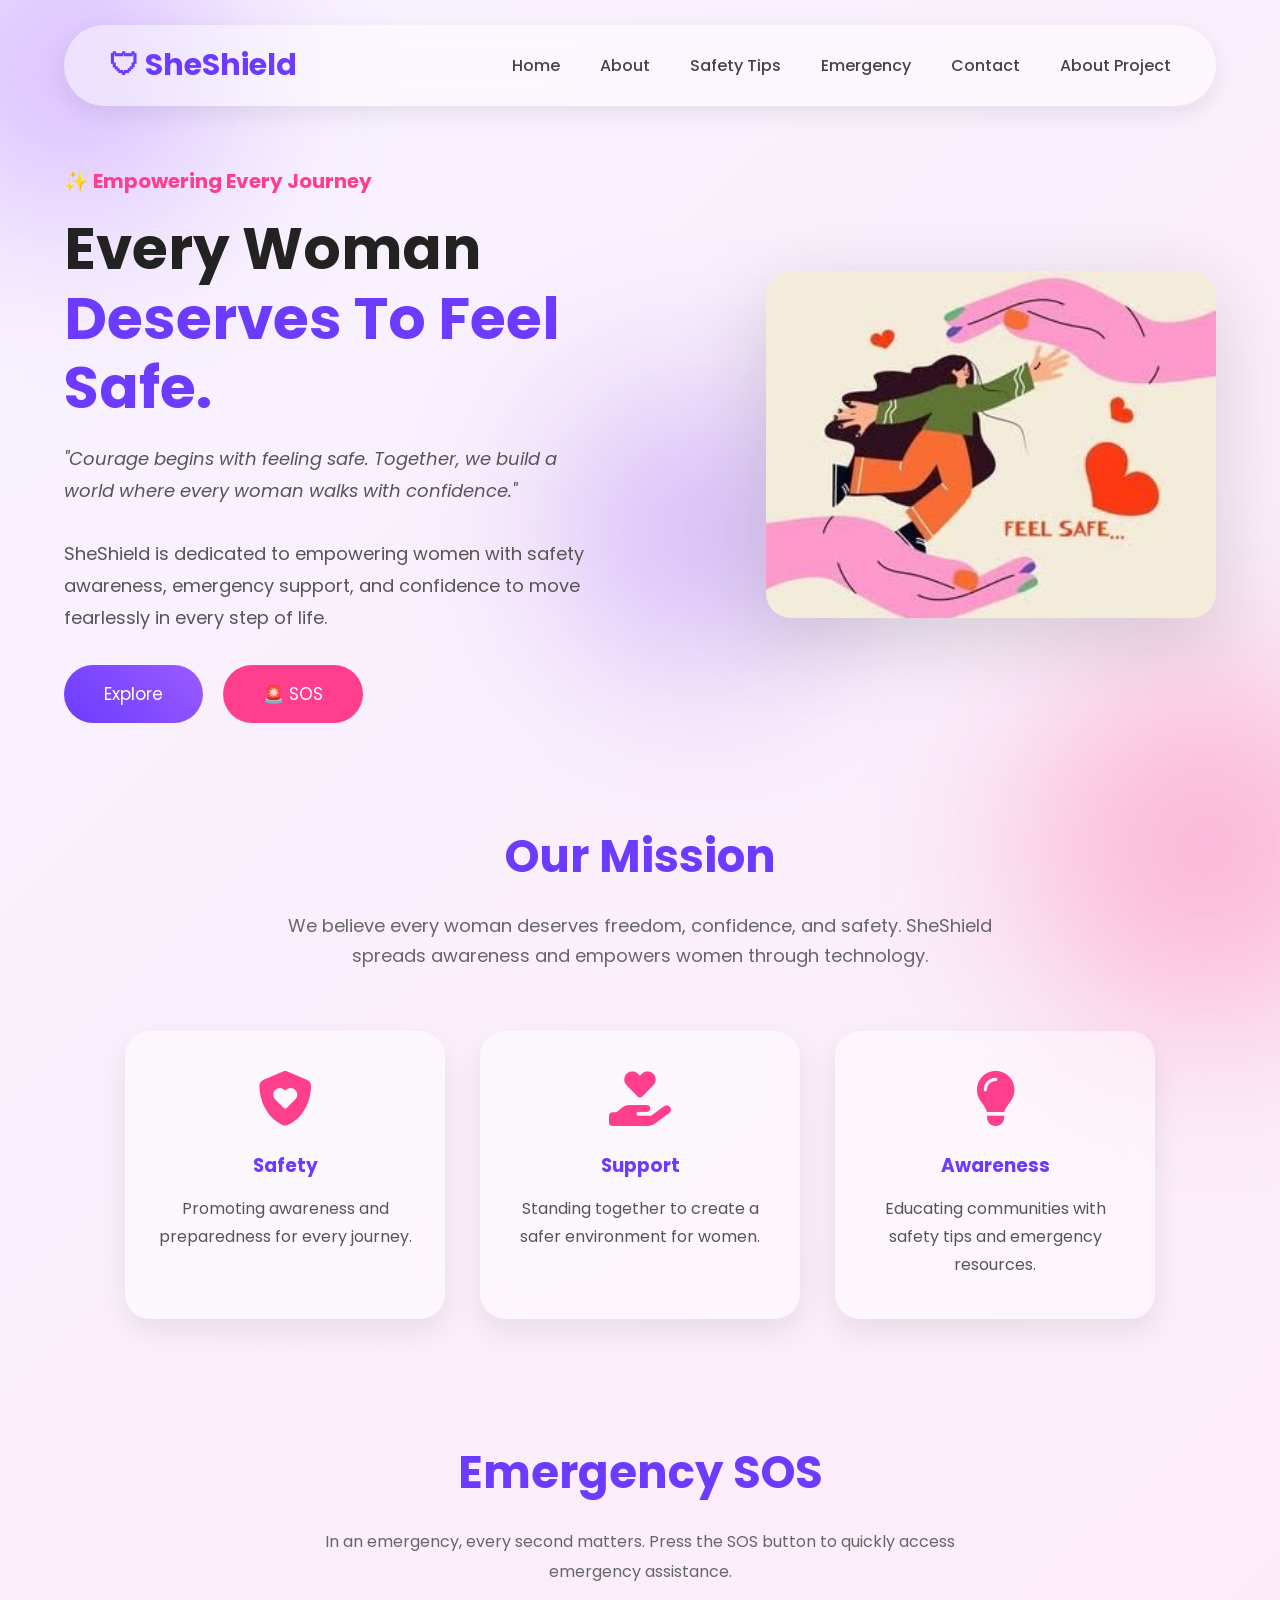
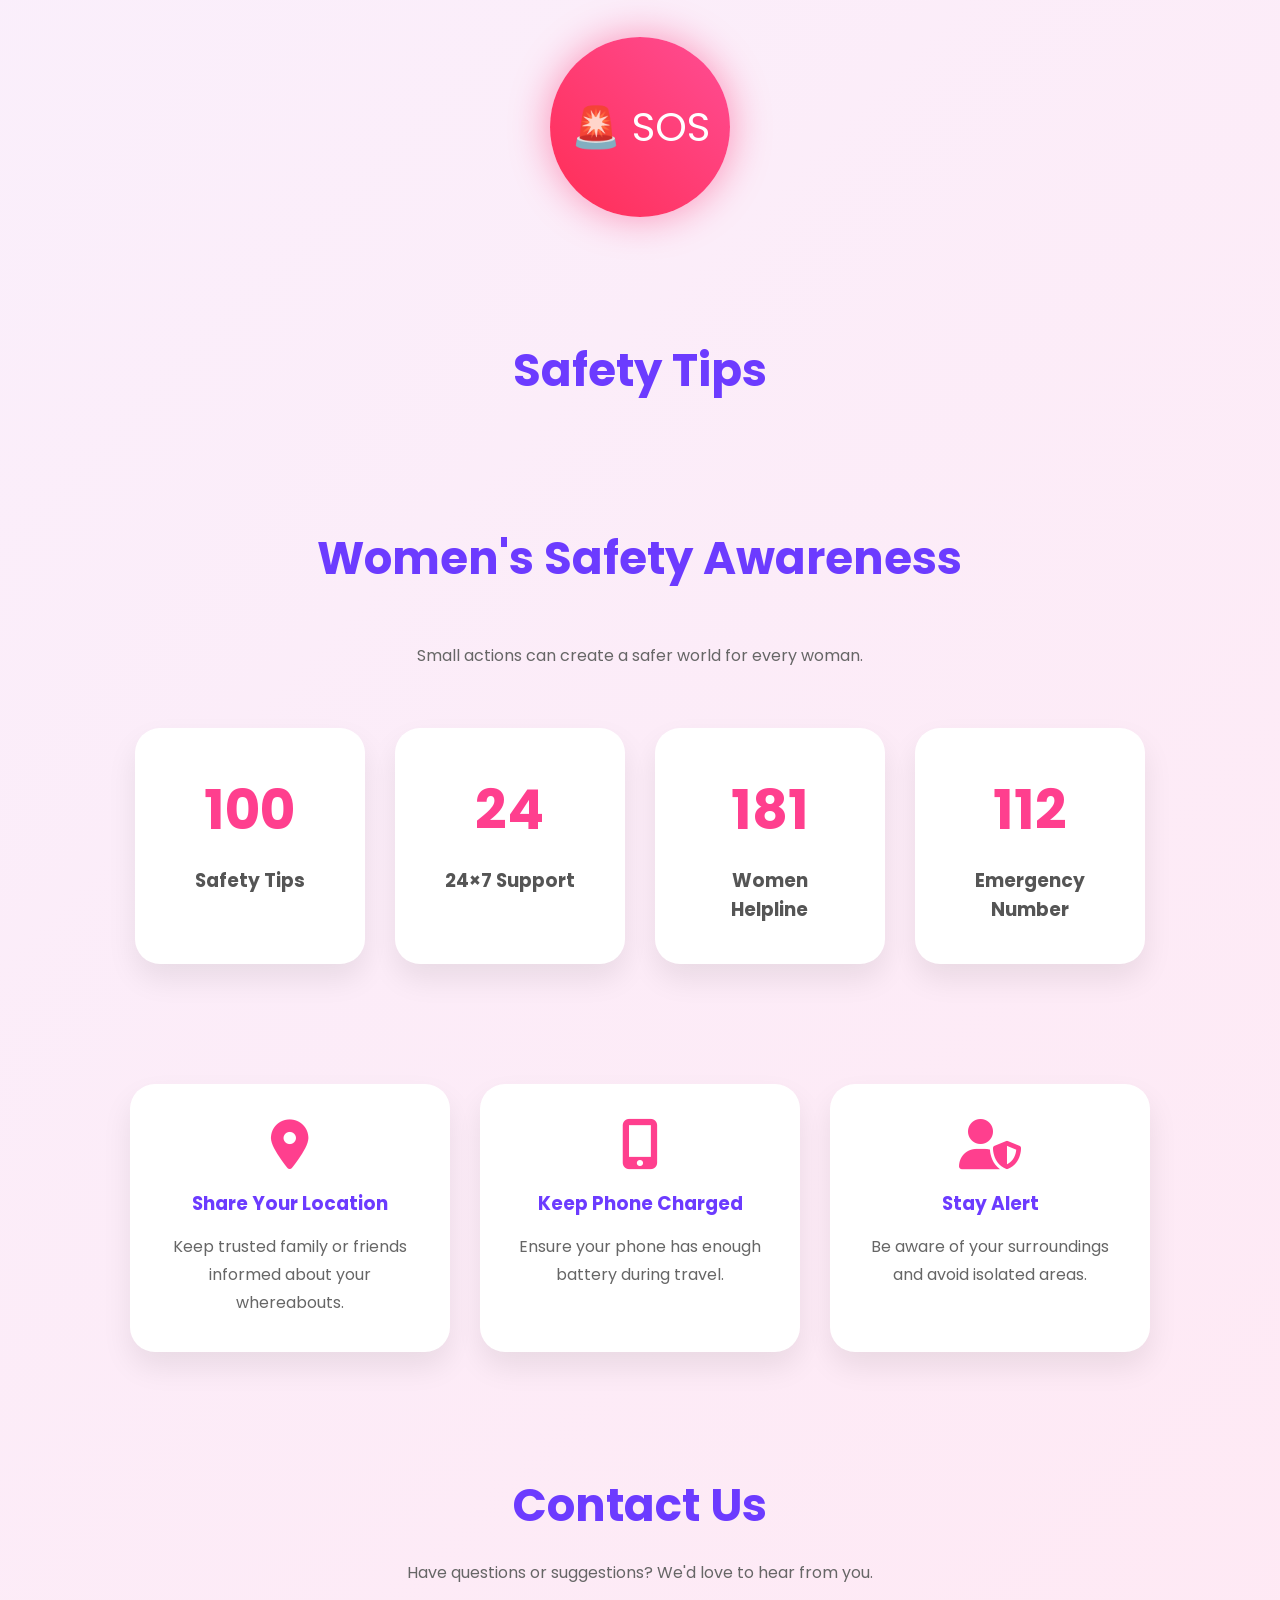
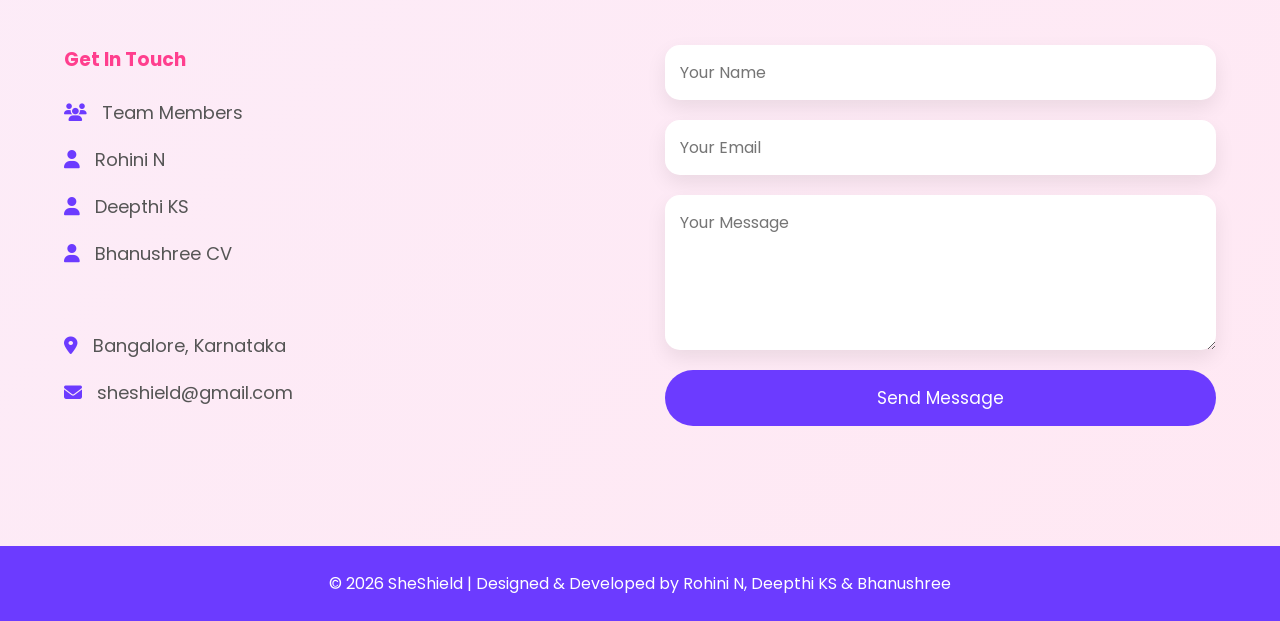
<file: index.html>
<!DOCTYPE html>
<html lang="en">

<head>
    <meta charset="UTF-8">
    <meta name="viewport" content="width=device-width, initial-scale=1.0">
    <title>SheShield | Women's Safety</title>

    <link rel="stylesheet" href="style.css">

    <link href="https://fonts.googleapis.com/css2?family=Poppins:wght@300;400;500;600;700;800&display=swap"
        rel="stylesheet">

    <!-- Font Awesome -->
    <link rel="stylesheet"
        href="https://cdnjs.cloudflare.com/ajax/libs/font-awesome/6.6.0/css/all.min.css">

</head>

<body>
    <div class="blob blob1"></div>
<div class="blob blob2"></div>
<div class="blob blob3"></div>


    <header>

        <nav class="navbar">

            <h2 class="logo">
                🛡 SheShield
            </h2>

            <ul>

                <li><a href="#home">Home</a></li>

                <li><a href="#about">About</a></li>

                <li><a href="#safety">Safety Tips</a></li>

                <li><a href="#emergency">Emergency</a></li>

                <li><a href="#contact">Contact</a></li>

                <li><a href="documentation.html">About Project</a></li>

            </ul>

        </nav>

    </header>


        <section id="home" class="hero">

        <div class="left">

            <h4>✨ Empowering Every Journey</h4>

          <h1>
    Every Woman
    <br>
    <span>Deserves To Feel Safe.</span>
</h1>
<p class="quote">
    "Courage begins with feeling safe. Together, we build a world where every woman walks with confidence."
</p>

<p>
    SheShield is dedicated to empowering women with safety
    awareness, emergency support, and confidence to move
    fearlessly in every step of life.
</p>

<div class="buttons">
    <button class="btn1">Explore</button>
    <button class="btn2">🚨 SOS</button>
</div>

        </div>

        <div class="right">

           <img src="safe.jpg" alt="Women Safety" width="400">

        </div>
    </section>
        <!-- ================= OUR MISSION ================= -->

    <section id="about" class="mission">

    <h2>Our Mission</h2>

    <p class="mission-subtitle">
        We believe every woman deserves freedom, confidence, and safety.
        SheShield spreads awareness and empowers women through technology.
    </p>

    <div class="mission-container">

        <div class="mission-card">

            <i class="fa-solid fa-shield-heart"></i>

            <h3>Safety</h3>

            <p>
                Promoting awareness and preparedness for every journey.
            </p>

        </div>

        <div class="mission-card">

            <i class="fa-solid fa-hand-holding-heart"></i>

            <h3>Support</h3>

            <p>
                Standing together to create a safer environment for women.
            </p>

        </div>

        <div class="mission-card">

            <i class="fa-solid fa-lightbulb"></i>

            <h3>Awareness</h3>

            <p>
                Educating communities with safety tips and emergency resources.
            </p>

        </div>

    </div>

</section>

    <!-- ================= SOS SECTION ================= -->

    <section id="emergency" class="sos-section">

    <h2>Emergency SOS</h2>

    <p>
        In an emergency, every second matters. Press the SOS button to quickly access emergency assistance.
    </p>

    <button id="sosBtn" class="sos-btn">
        🚨 SOS
    </button>

</section>

    <!-- ================= SAFETY STATS ================= -->

     <section id="safety" class="tips">

    <h2>Safety Tips</h2>

<section class="stats">

    <h2>Women's Safety Awareness</h2>

    <p>Small actions can create a safer world for every woman.</p>

    <div class="stats-container">

        <div class="stat-card">

            <h1 class="counter" data-target="100">0</h1>

            <h3>Safety Tips</h3>

        </div>

        <div class="stat-card">

            <h1 class="counter" data-target="24">0</h1>

            <h3>24×7 Support</h3>

        </div>

        <div class="stat-card">

            <h1 class="counter" data-target="181">0</h1>

            <h3>Women Helpline</h3>

        </div>

        <div class="stat-card">

            <h1 class="counter" data-target="112">0</h1>

            <h3>Emergency Number</h3>

        </div>

    </div>

</section>

    <div class="tips-container">

        <div class="tip-card">
            <i class="fa-solid fa-location-dot"></i>
            <h3>Share Your Location</h3>
            <p>
                Keep trusted family or friends informed about your whereabouts.
            </p>
        </div>

        <div class="tip-card">
            <i class="fa-solid fa-mobile-screen-button"></i>
            <h3>Keep Phone Charged</h3>
            <p>
                Ensure your phone has enough battery during travel.
            </p>
        </div>

        <div class="tip-card">
            <i class="fa-solid fa-user-shield"></i>
            <h3>Stay Alert</h3>
            <p>
                Be aware of your surroundings and avoid isolated areas.
            </p>
        </div>

    </div>

</section>
<!-- ================= CONTACT ================= -->

    <section id="contact" class="contact">

    <h2>Contact Us</h2>

    <p>Have questions or suggestions? We'd love to hear from you.</p>

    <div class="contact-container">

        <div class="contact-info">

    <h3>Get In Touch</h3>

    <p><i class="fa-solid fa-users"></i> Team Members</p>

    <p><i class="fa-solid fa-user"></i> Rohini N</p>

    <p><i class="fa-solid fa-user"></i> Deepthi KS</p>

    <p><i class="fa-solid fa-user"></i> Bhanushree CV</p>

    <br>

    <p><i class="fa-solid fa-location-dot"></i> Bangalore, Karnataka</p>

    <p><i class="fa-solid fa-envelope"></i> sheshield@gmail.com</p>

        </div>

        <form>

            <input type="text" placeholder="Your Name" required>

            <input type="email" placeholder="Your Email" required>

            <textarea rows="5" placeholder="Your Message"></textarea>

            <button type="submit">Send Message</button>

        </form>


    </div>

</section>
<footer>

    <p>© 2026 SheShield | Designed & Developed by Rohini N, Deepthi KS & Bhanushree </p>

</footer>

<!-- SOS POPUP -->

<div class="popup" id="popup">

    <div class="popup-content">

        <h2>🚨 Stay Calm!</h2>

        <p>
            You're not alone. Contact emergency services immediately.
        </p>

        <h3>Emergency Numbers</h3>

        <p>🚓 Police : 112</p>

        <p>👩 Women Helpline : 181</p>

        <p>🚑 Ambulance : 108</p>

        <button id="closePopup">
            Close
        </button>

    </div>

</div>
<script src="script.js"></script>
    
</body>

</html>
</file>
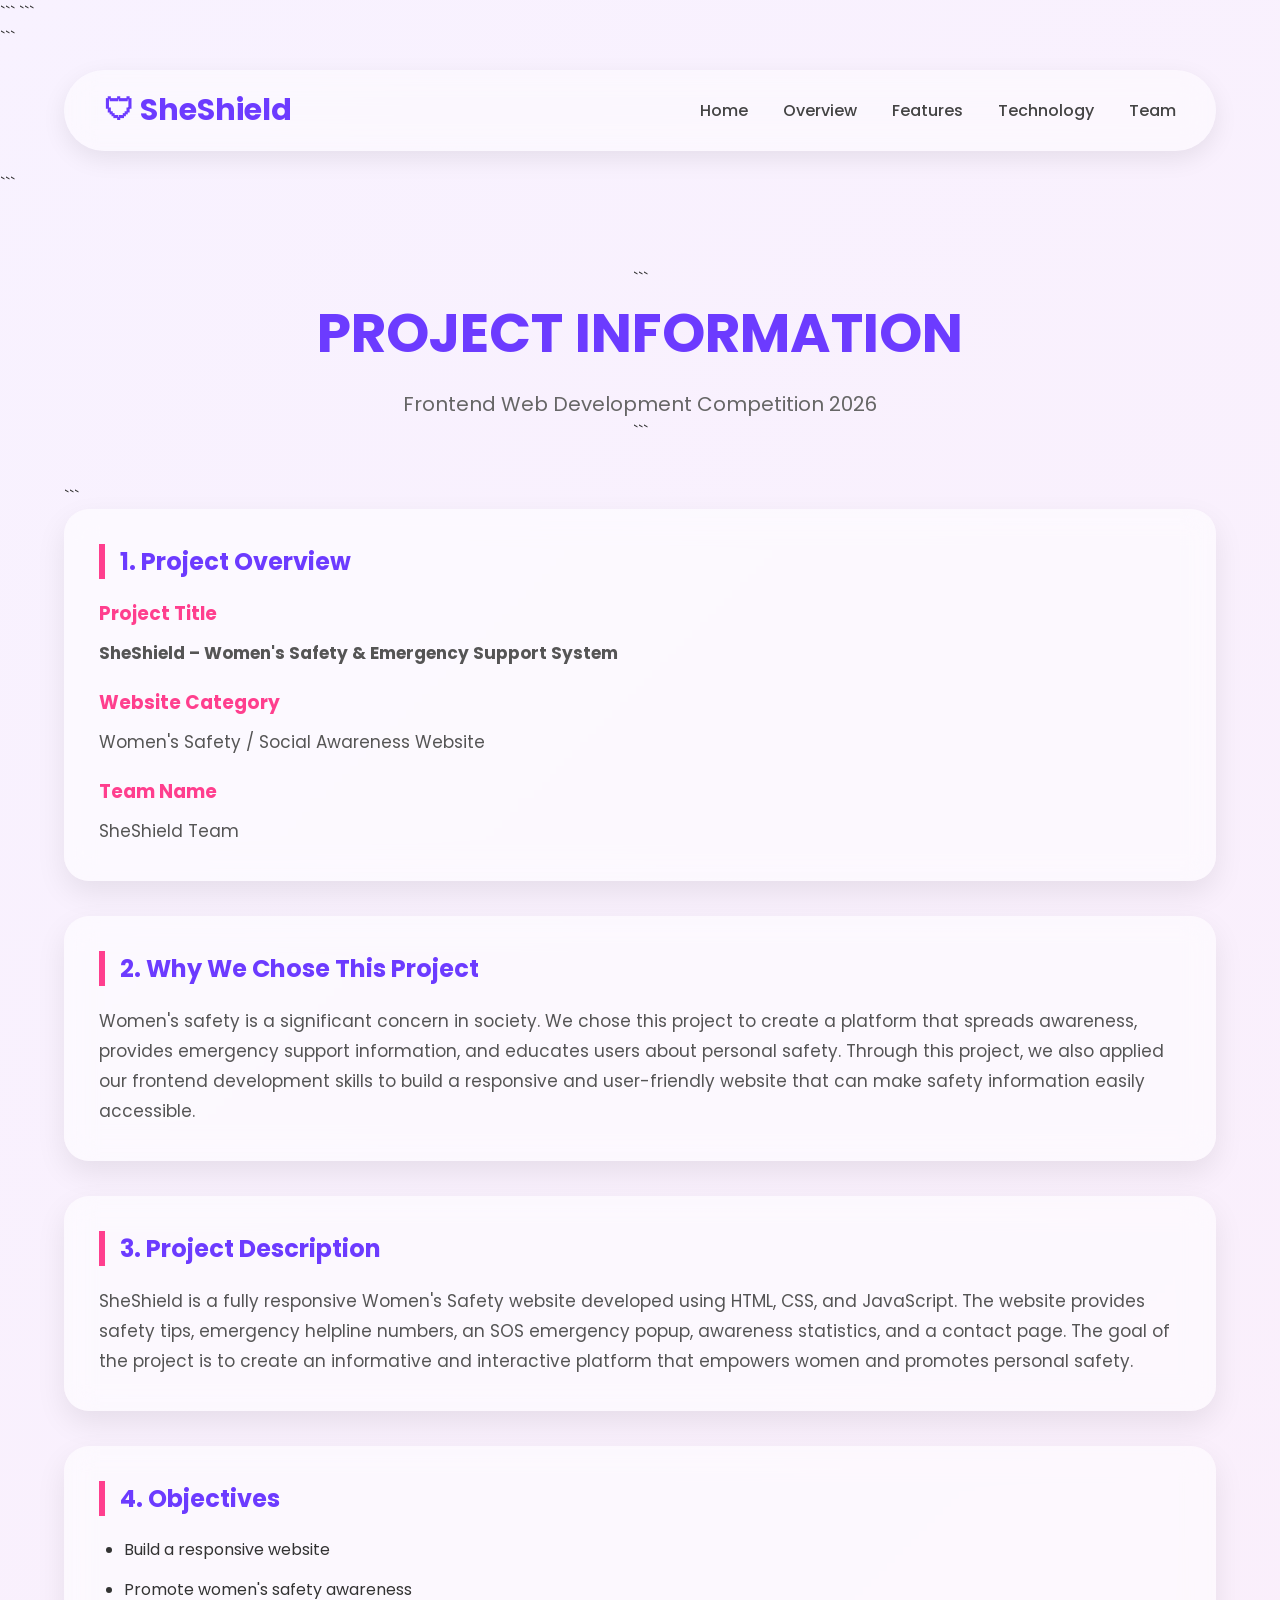
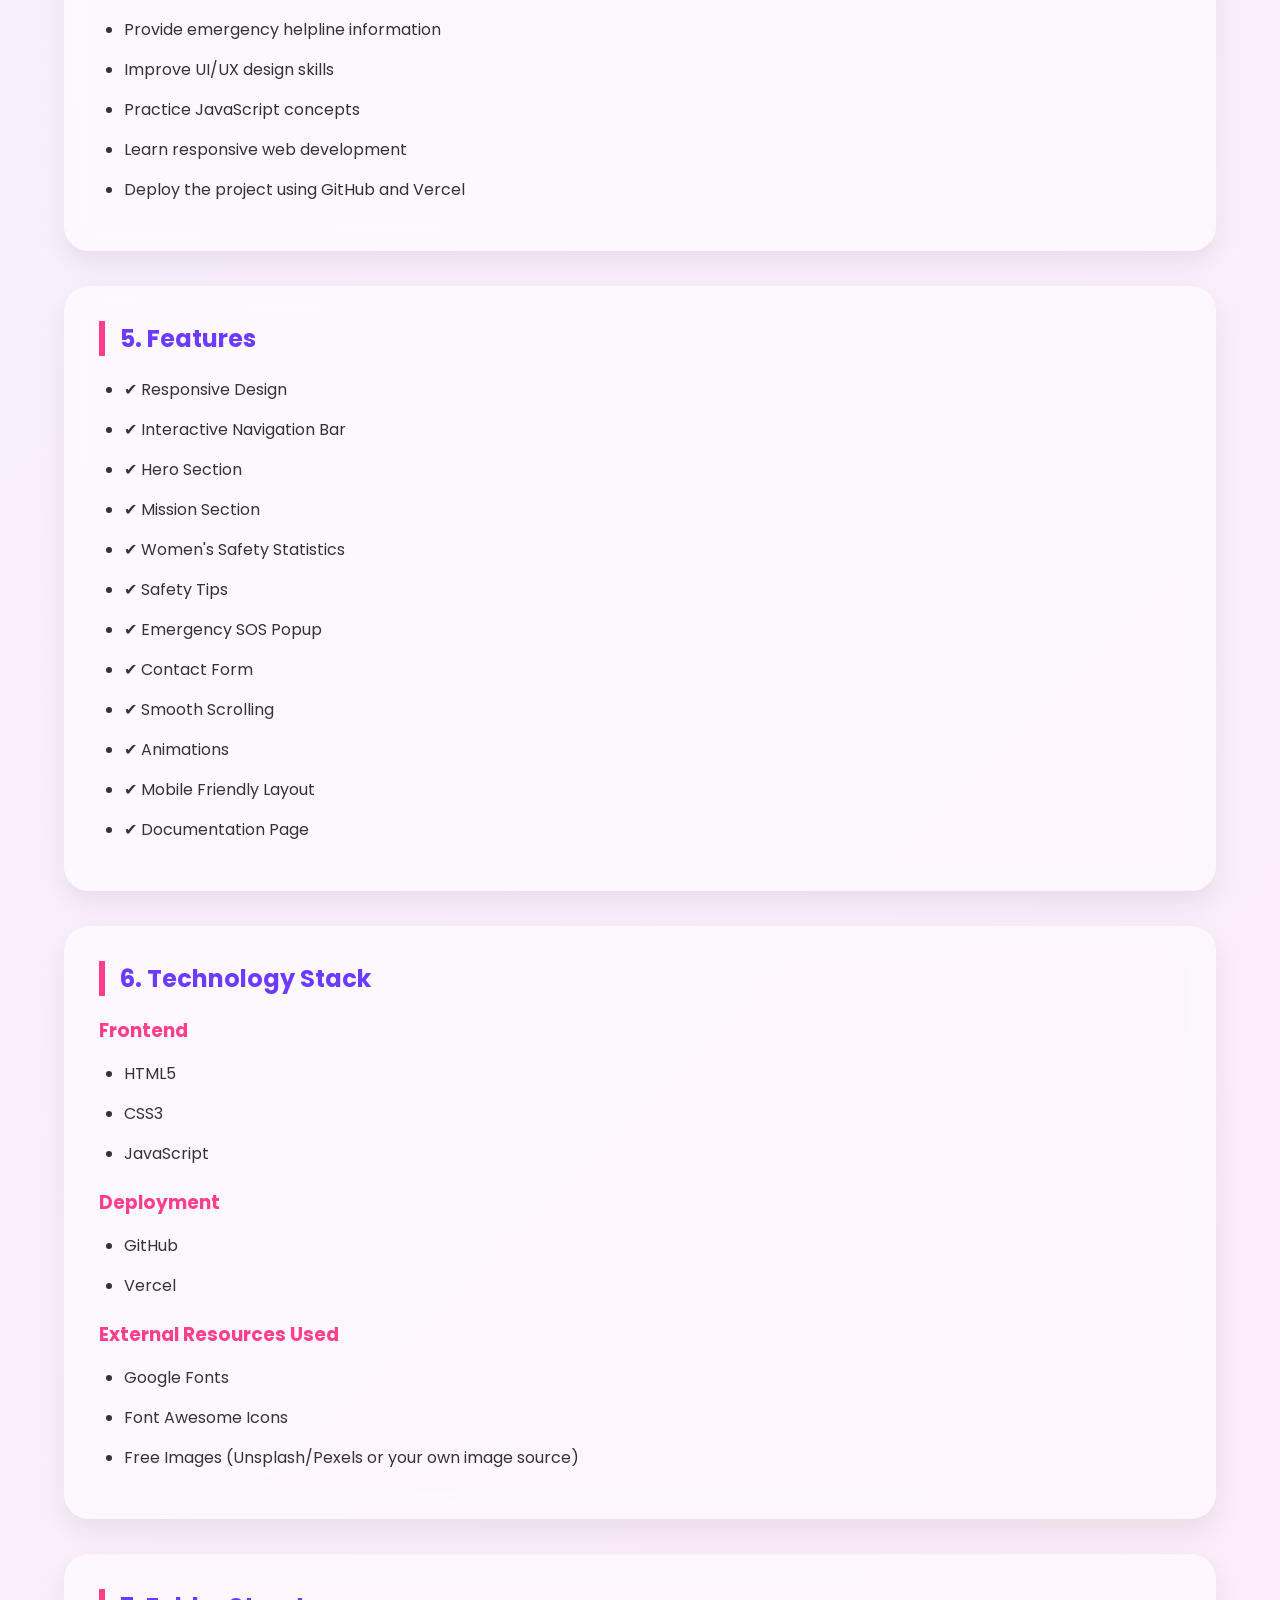
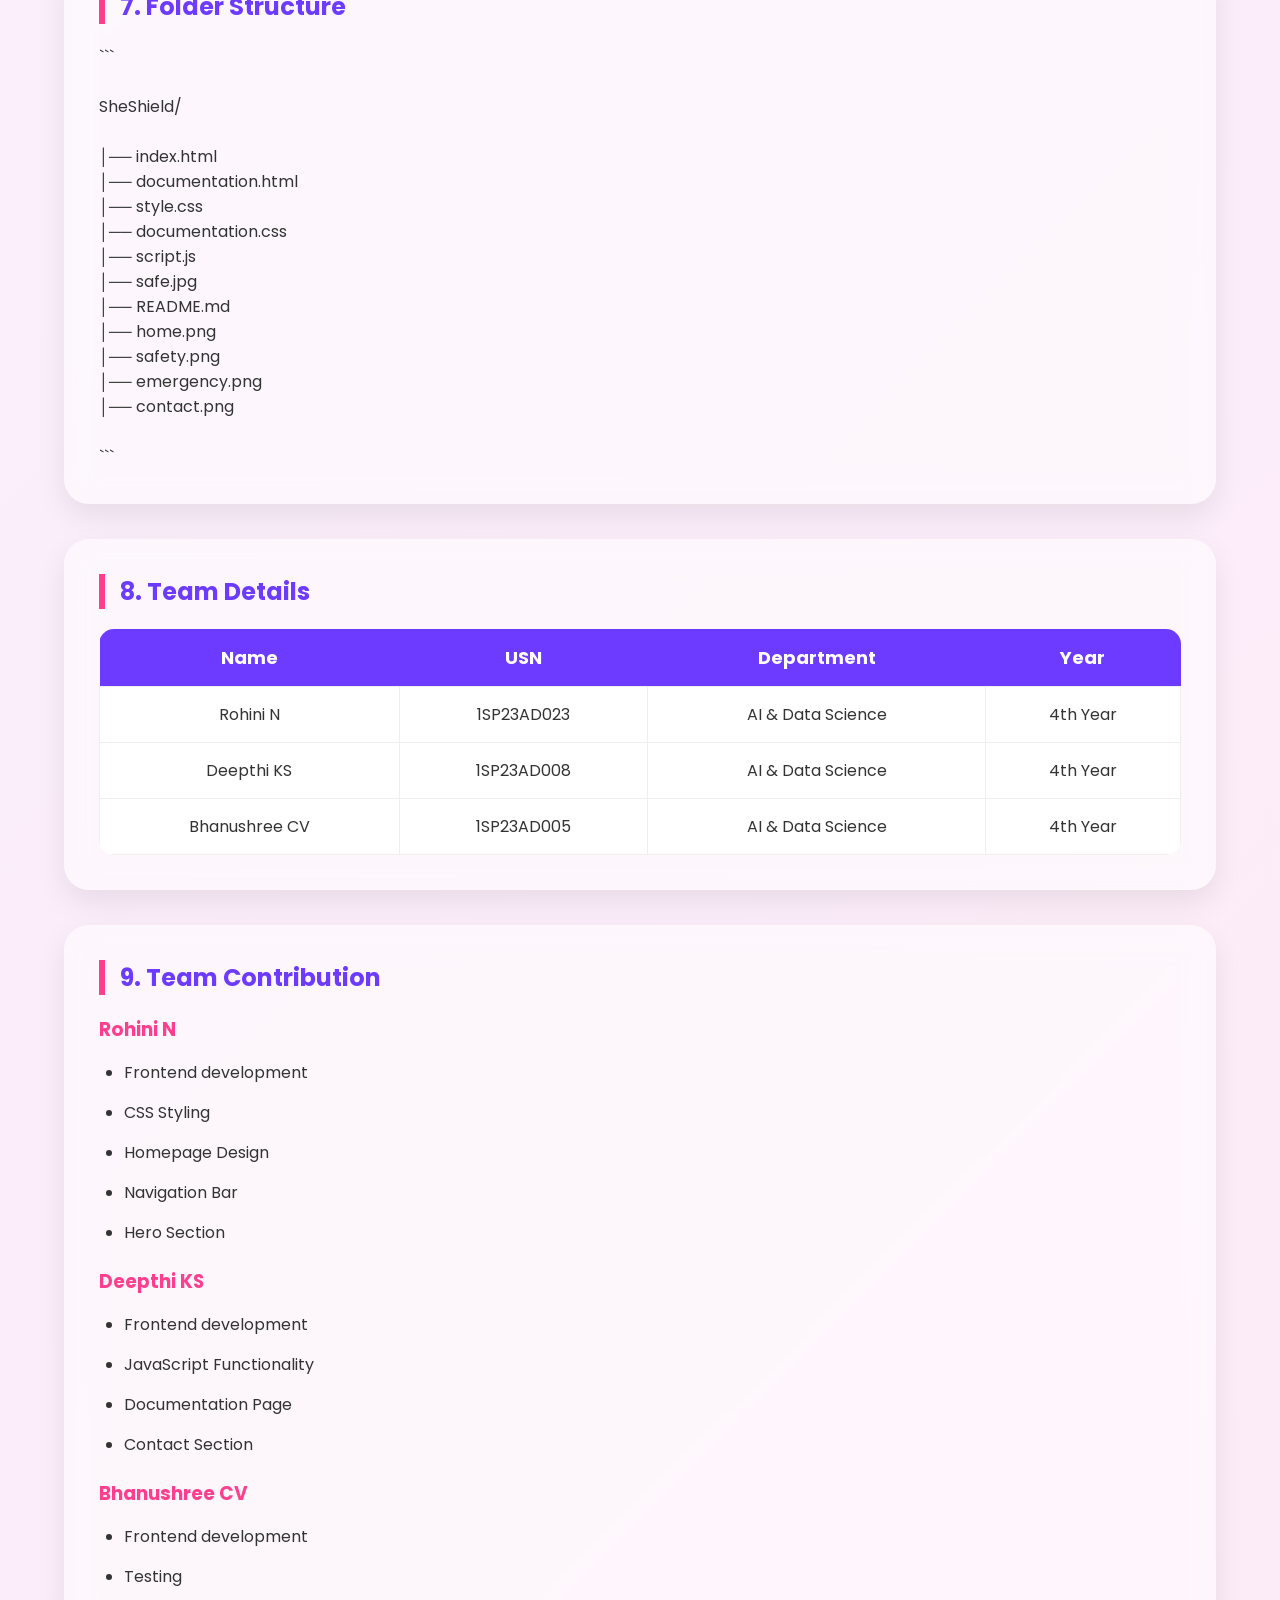
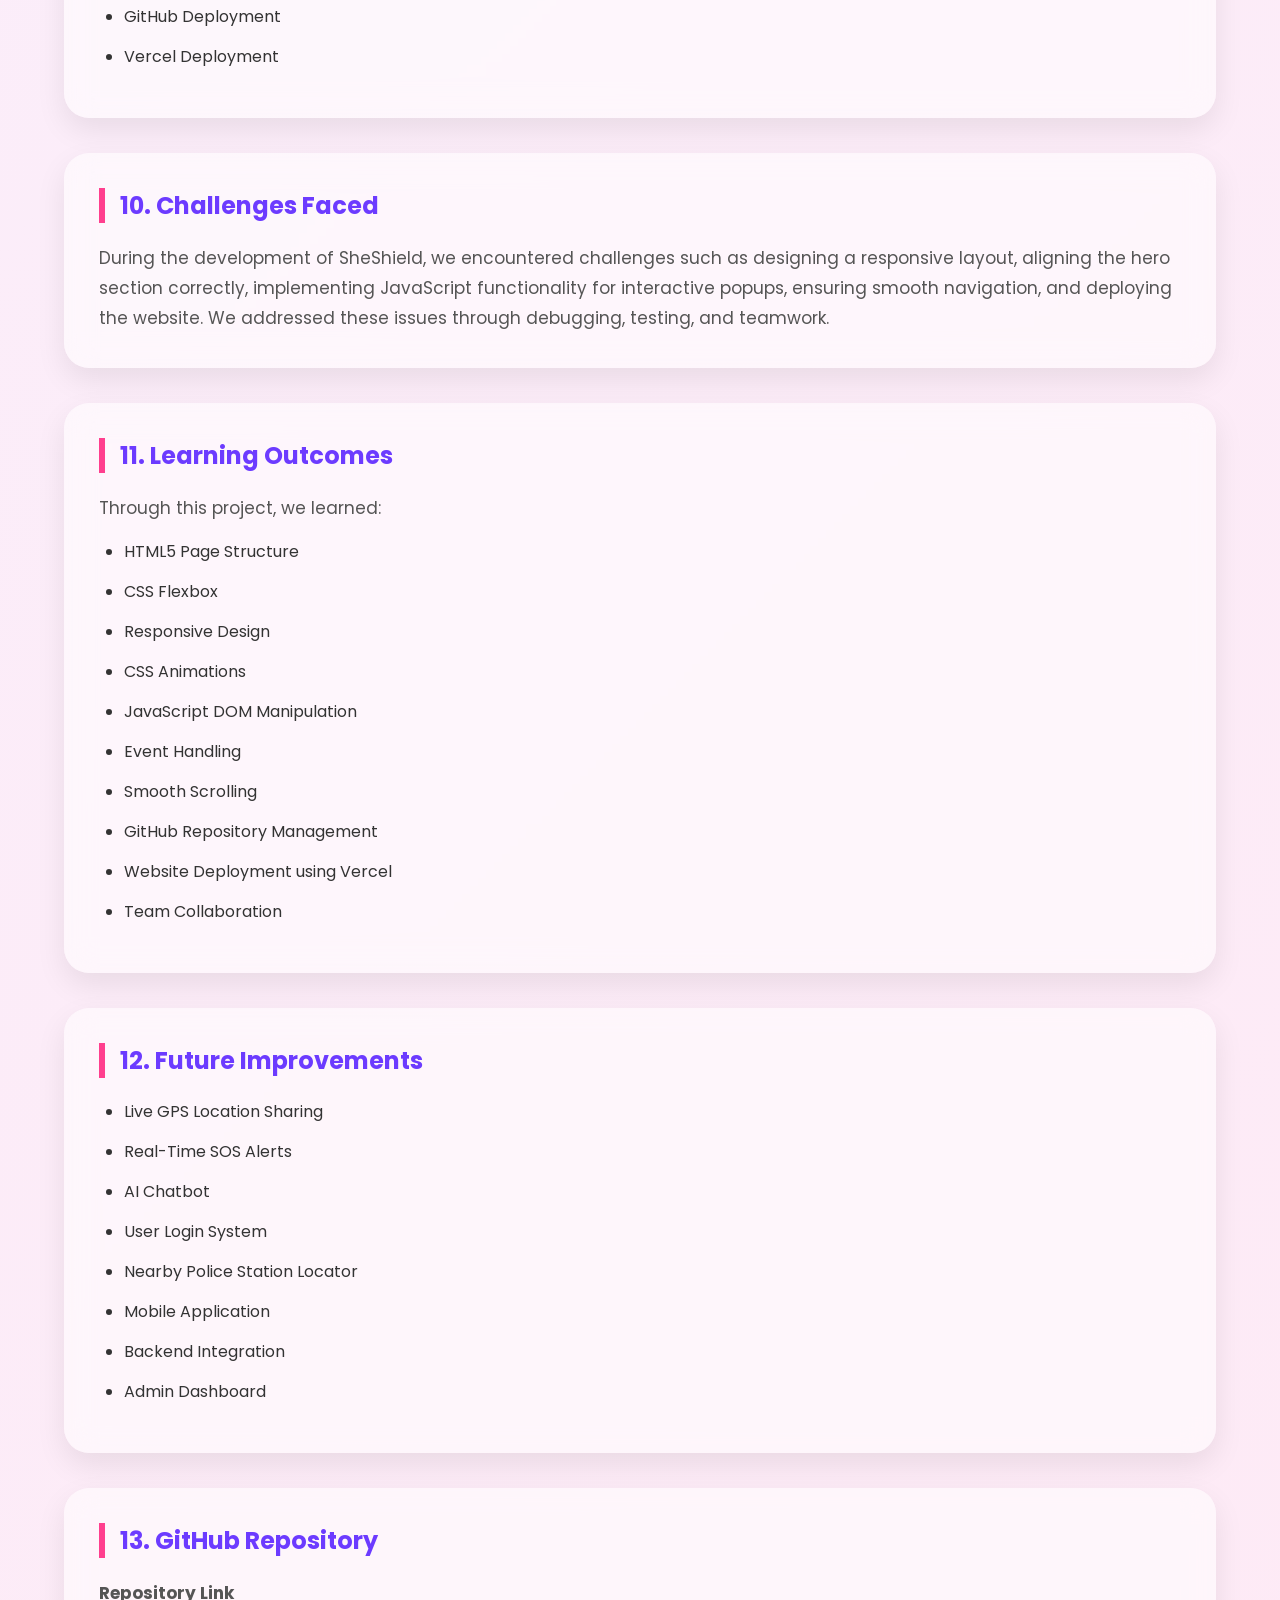
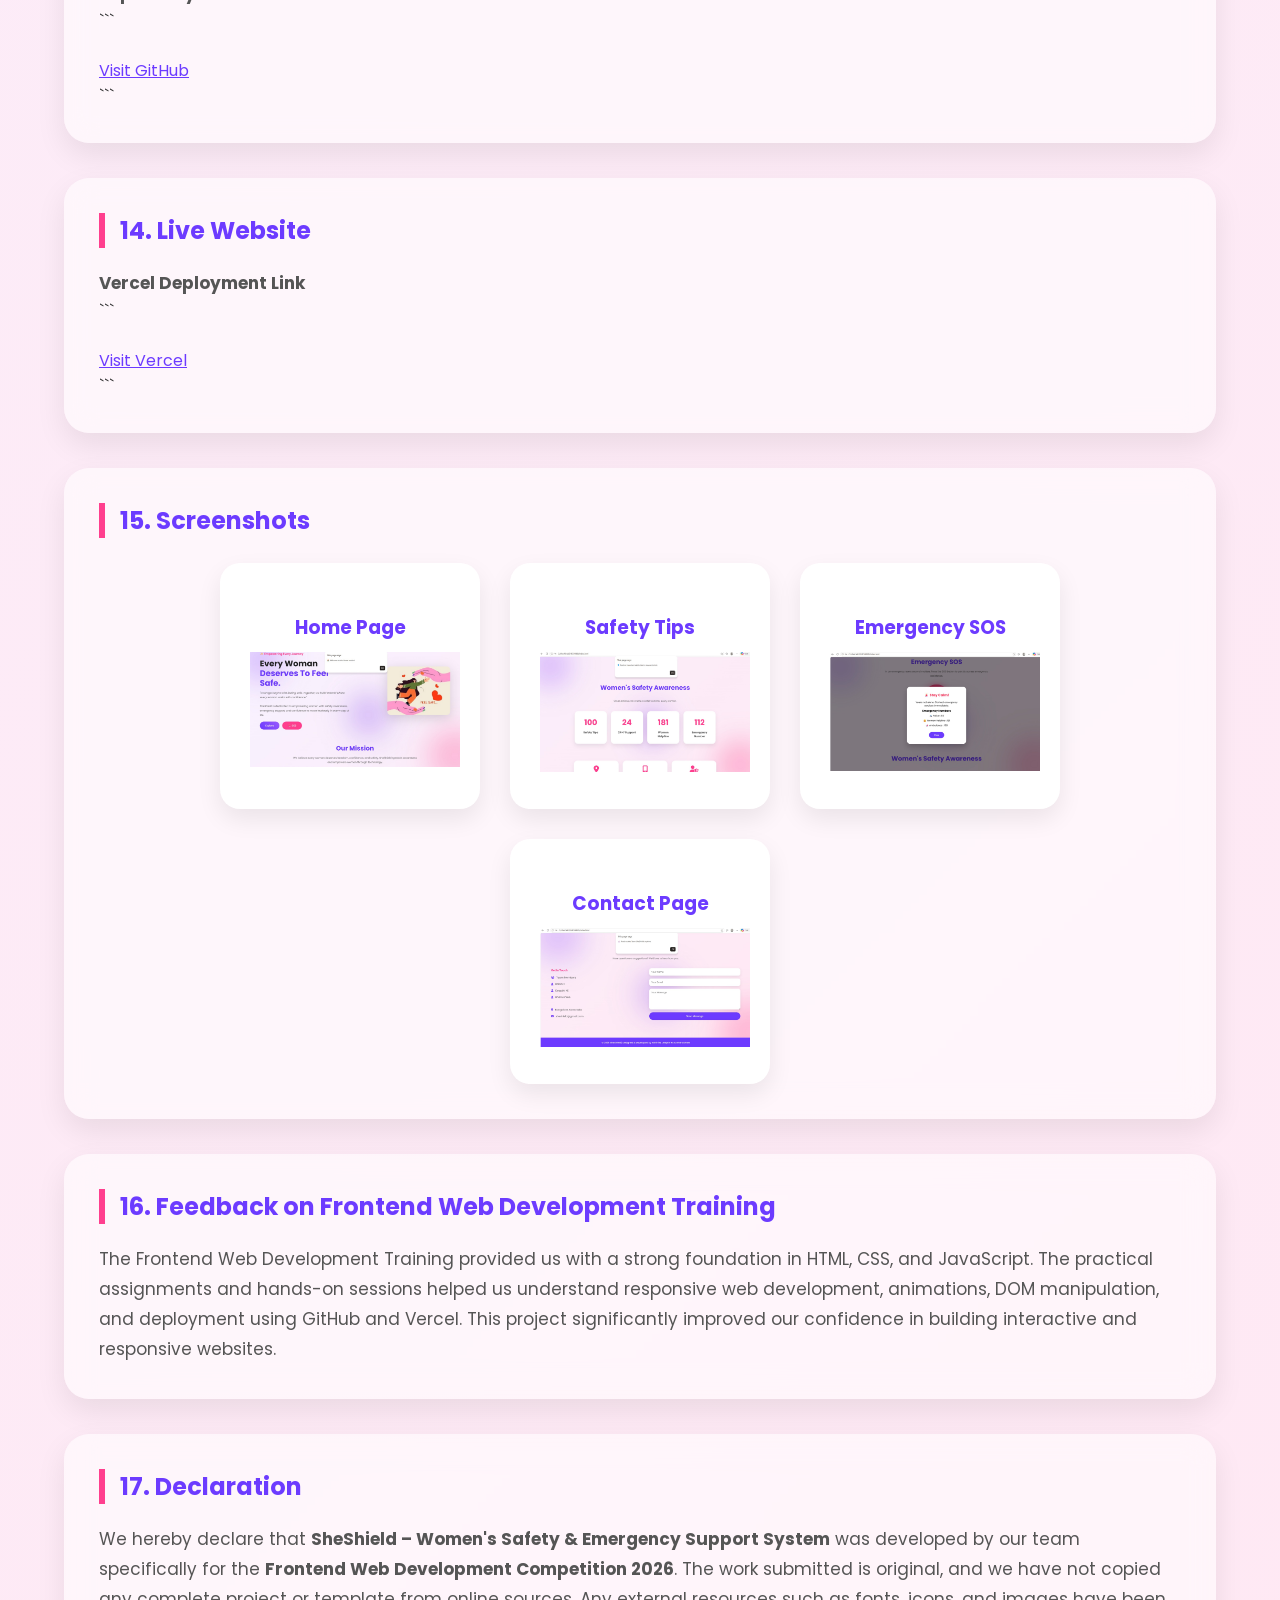
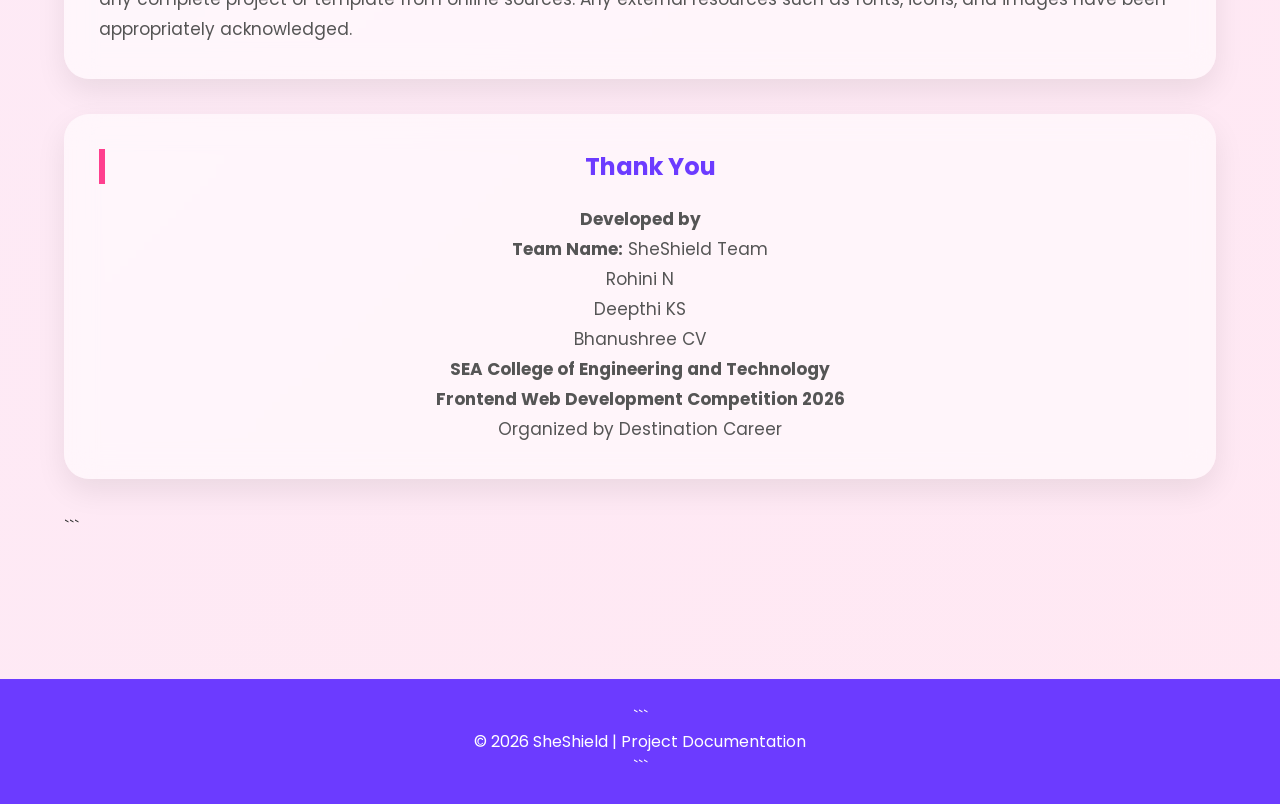
<file: documentation.html>
<!DOCTYPE html>

<html lang="en">

<head>
    <meta charset="UTF-8">
    <meta name="viewport" content="width=device-width, initial-scale=1.0">
    <title>SheShield | Project Documentation</title>

```
<link rel="stylesheet" href="documentation.css">

<link href="https://fonts.googleapis.com/css2?family=Poppins:wght@300;400;500;600;700;800&display=swap"
    rel="stylesheet">

<link rel="stylesheet"
    href="https://cdnjs.cloudflare.com/ajax/libs/font-awesome/6.6.0/css/all.min.css">
```

</head>

<body>

<header>

```
<nav class="navbar">

    <h2 class="logo">🛡 SheShield</h2>

    <ul>
        <li><a href="index.html">Home</a></li>
        <li><a href="#overview">Overview</a></li>
        <li><a href="#features">Features</a></li>
        <li><a href="#technology">Technology</a></li>
        <li><a href="#team">Team</a></li>
    </ul>

</nav>
```

</header>

<section class="page-title">

```
<h1>PROJECT INFORMATION</h1>

<p>Frontend Web Development Competition 2026</p>
```

</section>

<div class="container">

```
<div class="card" id="overview">

    <h2>1. Project Overview</h2>

    <h3>Project Title</h3>
    <p><strong>SheShield – Women's Safety & Emergency Support System</strong></p>

    <h3>Website Category</h3>
    <p>Women's Safety / Social Awareness Website</p>

    <h3>Team Name</h3>
    <p>SheShield Team</p>

</div>

<div class="card">

    <h2>2. Why We Chose This Project</h2>

    <p>
        Women's safety is a significant concern in society. We chose this project to create a platform
        that spreads awareness, provides emergency support information, and educates users about personal safety.
        Through this project, we also applied our frontend development skills to build a responsive and
        user-friendly website that can make safety information easily accessible.
    </p>

</div>

<div class="card">

    <h2>3. Project Description</h2>

    <p>
        SheShield is a fully responsive Women's Safety website developed using HTML, CSS, and JavaScript.
        The website provides safety tips, emergency helpline numbers, an SOS emergency popup,
        awareness statistics, and a contact page. The goal of the project is to create an informative
        and interactive platform that empowers women and promotes personal safety.
    </p>

</div>

<div class="card">

    <h2>4. Objectives</h2>

    <ul>
        <li>Build a responsive website</li>
        <li>Promote women's safety awareness</li>
        <li>Provide emergency helpline information</li>
        <li>Improve UI/UX design skills</li>
        <li>Practice JavaScript concepts</li>
        <li>Learn responsive web development</li>
        <li>Deploy the project using GitHub and Vercel</li>
    </ul>

</div>

<div class="card" id="features">

    <h2>5. Features</h2>

    <ul>
        <li>✔ Responsive Design</li>
        <li>✔ Interactive Navigation Bar</li>
        <li>✔ Hero Section</li>
        <li>✔ Mission Section</li>
        <li>✔ Women's Safety Statistics</li>
        <li>✔ Safety Tips</li>
        <li>✔ Emergency SOS Popup</li>
        <li>✔ Contact Form</li>
        <li>✔ Smooth Scrolling</li>
        <li>✔ Animations</li>
        <li>✔ Mobile Friendly Layout</li>
        <li>✔ Documentation Page</li>
    </ul>

</div>

<div class="card" id="technology">

    <h2>6. Technology Stack</h2>

    <h3>Frontend</h3>
    <ul>
        <li>HTML5</li>
        <li>CSS3</li>
        <li>JavaScript</li>
    </ul>

    <h3>Deployment</h3>
    <ul>
        <li>GitHub</li>
        <li>Vercel</li>
    </ul>

    <h3>External Resources Used</h3>
    <ul>
        <li>Google Fonts</li>
        <li>Font Awesome Icons</li>
        <li>Free Images (Unsplash/Pexels or your own image source)</li>
    </ul>

</div>

<div class="card">

    <h2>7. Folder Structure</h2>

    <pre>
```

SheShield/

│── index.html
│── documentation.html
│── style.css
│── documentation.css
│── script.js
│── safe.jpg
│── README.md
│── home.png
│── safety.png
│── emergency.png
│── contact.png
 </pre>

```
</div>

<div class="card" id="team">

    <h2>8. Team Details</h2>

    <table>
        <tr>
            <th>Name</th>
            <th>USN</th>
            <th>Department</th>
            <th>Year</th>
        </tr>
        <tr>
            <td>Rohini N</td>
            <td>1SP23AD023</td>
            <td>AI & Data Science</td>
            <td>4th Year</td>
        </tr>
        <tr>
            <td>Deepthi KS</td>
            <td>1SP23AD008</td>
            <td>AI & Data Science</td>
            <td>4th Year</td>
        </tr>
        <tr>
            <td>Bhanushree CV</td>
            <td>1SP23AD005</td>
            <td>AI & Data Science</td>
            <td>4th Year</td>
        </tr>
    </table>

</div>

<div class="card">

    <h2>9. Team Contribution</h2>

    <h3>Rohini N</h3>
    <ul>
        <li>Frontend development</li>
        <li>CSS Styling</li>
        <li>Homepage Design</li>
        <li>Navigation Bar</li>
        <li>Hero Section</li>
    </ul>

    <h3>Deepthi KS</h3>
    <ul>
        <li>Frontend development</li>
        <li>JavaScript Functionality</li>
        <li>Documentation Page</li>
        <li>Contact Section</li>
    </ul>

    <h3>Bhanushree CV</h3>
    <ul>
        <li>Frontend development</li>
        <li>Testing</li>
        <li>GitHub Deployment</li>
        <li>Vercel Deployment</li>
    </ul>

</div>

<div class="card">

    <h2>10. Challenges Faced</h2>

    <p>
        During the development of SheShield, we encountered challenges such as designing a responsive layout,
        aligning the hero section correctly, implementing JavaScript functionality for interactive popups,
        ensuring smooth navigation, and deploying the website. We addressed these issues through debugging,
        testing, and teamwork.
    </p>

</div>

<div class="card">

    <h2>11. Learning Outcomes</h2>

    <p>Through this project, we learned:</p>

    <ul>
        <li>HTML5 Page Structure</li>
        <li>CSS Flexbox</li>
        <li>Responsive Design</li>
        <li>CSS Animations</li>
        <li>JavaScript DOM Manipulation</li>
        <li>Event Handling</li>
        <li>Smooth Scrolling</li>
        <li>GitHub Repository Management</li>
        <li>Website Deployment using Vercel</li>
        <li>Team Collaboration</li>
    </ul>

</div>

<div class="card">

    <h2>12. Future Improvements</h2>

    <ul>
        <li>Live GPS Location Sharing</li>
        <li>Real-Time SOS Alerts</li>
        <li>AI Chatbot</li>
        <li>User Login System</li>
        <li>Nearby Police Station Locator</li>
        <li>Mobile Application</li>
        <li>Backend Integration</li>
        <li>Admin Dashboard</li>
    </ul>

</div>

<div class="card">

    <h2>13. GitHub Repository</h2>

    <p><strong>Repository Link</strong></p>

    <pre>
```

<a href="https://github.com/Rohini-nandyala/SHESHIELD" target="_blank">Visit GitHub</a>
</pre>

```
</div>

<div class="card">

    <h2>14. Live Website</h2>

    <p><strong>Vercel Deployment Link</strong></p>

    <pre>
```

<a href="https://vercel.com/rohini-nandyalas-projects/sheshield-9d8o/AYDxrnaLre74L1bY7Az2UeExh1YL" target="_blank">Visit Vercel</a>
</pre>

```
</div>

<div class="card">

    <h2>15. Screenshots</h2>

    <div class="team">

        <div class="member">
            <h3>Home Page</h3>
            <p><img src="home.png" width='210'></p>
        </div>

        <div class="member">
            <h3>Safety Tips</h3>
            <p><img src="safety.png" width='210'></p>
        </div>

        <div class="member">
            <h3>Emergency SOS</h3>
            <p><img src="emergency.png" width='210'></p>
        </div>

        <div class="member">
            <h3>Contact Page</h3>
            <p><img src="contact.png" width='210'></p>
        </div>

    </div>

</div>

<div class="card">

    <h2>16. Feedback on Frontend Web Development Training</h2>

    <p>
        The Frontend Web Development Training provided us with a strong foundation in HTML, CSS, and JavaScript.
        The practical assignments and hands-on sessions helped us understand responsive web development,
        animations, DOM manipulation, and deployment using GitHub and Vercel.
        This project significantly improved our confidence in building interactive and responsive websites.
    </p>

</div>

<div class="card">

    <h2>17. Declaration</h2>

    <p>
        We hereby declare that <strong>SheShield – Women's Safety & Emergency Support System</strong>
        was developed by our team specifically for the
        <strong>Frontend Web Development Competition 2026</strong>.
        The work submitted is original, and we have not copied any complete project or template from online sources.
        Any external resources such as fonts, icons, and images have been appropriately acknowledged.
    </p>

</div>

<div class="card" style="text-align:center">

    <h2>Thank You</h2>

    <p><strong>Developed by</strong></p>

    <p><strong>Team Name:</strong> SheShield Team</p>

    <p>
        Rohini N <br>
        Deepthi KS <br>
        Bhanushree CV
    </p>

    <p><strong>SEA College of Engineering and Technology</strong></p>

    <p><strong>Frontend Web Development Competition 2026</strong></p>

    <p>Organized by Destination Career</p>

</div>
```

</div>

<footer>

```
<p>© 2026 SheShield | Project Documentation</p>
```

</footer>

</body>

</html>
</file>
<file: style.css>
/* ==========================
   GOOGLE RESET
========================== */

*{
    margin:0;
    padding:0;
    box-sizing:border-box;
    font-family:'Poppins',sans-serif;
}

html{
    scroll-behavior:smooth;
}

body{
    background:linear-gradient(135deg,#F8F2FF,#FFE8F3);
    overflow-x:hidden;
    position:relative;
}

/* ==========================
   ANIMATED BLOBS
========================== */

.blob{
    position:fixed;
    border-radius:50%;
    filter:blur(90px);
    opacity:.35;
    z-index:-1;
    animation:move 12s infinite alternate ease-in-out;
}

.blob1{
    width:300px;
    height:300px;
    background:#9B5CFF;
    top:-80px;
    left:-80px;
}

.blob2{
    width:350px;
    height:350px;
    background:#FF4D94;
    bottom:-120px;
    right:-100px;
    animation-delay:2s;
}

.blob3{
    width:250px;
    height:250px;
    background:#7C3AED;
    top:45%;
    left:45%;
    animation-delay:4s;
}

@keyframes move{

0%{
transform:translate(0,0) scale(1);
}

100%{
transform:translate(60px,-60px) scale(1.2);
}

}

/* ==========================
   NAVBAR
========================== */

.navbar{

    width:90%;
    margin:25px auto;

    display:flex;
    justify-content:space-between;
    align-items:center;

    padding:18px 45px;

    background:rgba(255,255,255,.45);

    backdrop-filter:blur(15px);

    border-radius:50px;

    box-shadow:0 8px 25px rgba(0,0,0,.08);

}

.logo{

    color:#6C3BFF;

    font-size:30px;

    font-weight:700;

}

.navbar ul{

    display:flex;

    gap:40px;

    list-style:none;

}

.navbar a{

    text-decoration:none;

    color:#444;

    font-weight:500;

    transition:.3s;

}

.navbar a:hover{

    color:#FF3F8E;

}

/* ==========================
   HERO SECTION
========================== */

.hero{
    width:90%;
    margin:60px auto;
    display:flex;
    justify-content:space-between;
    align-items:center;
    gap:60px;
}

.left{
    flex:1;
}

.left h4{
    color:#FF3F8E;
    font-size:20px;
    margin-bottom:18px;
}

.left h1{
    font-size:58px;
    font-weight:700;
    color:#222;
    line-height:1.2;
    margin-bottom:20px;
}

.left span{
    color:#6C3BFF;
}

.quote{
    font-size:20px;
    font-style:italic;
    color:#666;
    line-height:1.7;
    margin-bottom:25px;
}

.left p{
    font-size:18px;
    color:#555;
    line-height:1.8;
    margin-bottom:30px;
}

.buttons{
    display:flex;
    gap:20px;
    margin-top:10px;
}

.btn1,
.btn2{
    padding:16px 40px;
    border:none;
    border-radius:40px;
    cursor:pointer;
    font-size:17px;
    transition:.4s;
}

.btn1{
    background:linear-gradient(45deg,#6C3BFF,#9B5CFF);
    color:#fff;
    animation:pulse 2s infinite;
}

.btn2{
    background:#FF3F8E;
    color:#fff;
}

.btn1:hover,
.btn2:hover{
    transform:translateY(-6px);
}

.right{
    flex:1;
    display:flex;
    justify-content:flex-end;
}

.right img{
    width:450px;
    max-width:100%;
    border-radius:25px;
    animation:float 4s ease-in-out infinite;
    filter:drop-shadow(0 20px 40px rgba(0,0,0,.15));
}

/* ==========================
   OUR MISSION
========================== */

.mission{

    width:90%;

    margin:100px auto;

    text-align:center;

}

.mission h2{

    font-size:45px;

    color:#6C3BFF;

}

.mission-subtitle{

    width:65%;

    margin:20px auto 60px;

    color:#666;

    line-height:30px;

    font-size:18px;

}

.mission-container{

    display:flex;

    justify-content:center;

    gap:35px;

    flex-wrap:wrap;

}

.mission-card{

    width:320px;

    background:rgba(255,255,255,.45);

    backdrop-filter:blur(15px);

    border-radius:25px;

    padding:40px 30px;

    transition:.4s;

    box-shadow:0 12px 30px rgba(0,0,0,.08);

    cursor:pointer;

}

.mission-card:hover{

    transform:translateY(-15px);

    box-shadow:0 20px 40px rgba(108,59,255,.2);

}

.mission-card i{

    font-size:55px;

    color:#FF3F8E;

    margin-bottom:25px;

}

.mission-card h3{

    color:#6C3BFF;

    margin-bottom:15px;

}

.mission-card p{

    color:#555;

    line-height:28px;

}

/* ==========================
   RESPONSIVE
========================== */

@media(max-width:992px){

.hero{
    flex-direction:column-reverse;
    text-align:center;
}

.left{
    width:100%;
}

.buttons{
    justify-content:center;
}

.right{
    justify-content:center;
}

.right img{
    width:90%;
}

.navbar{
    flex-direction:column;
    gap:20px;
    padding:20px;
}

.navbar ul{
    flex-wrap:wrap;
    justify-content:center;
}

.mission-subtitle{
    width:90%;
}

}
/* ==========================
   SOS SECTION
========================== */

.sos-section{

    width:90%;
    margin:120px auto;
    text-align:center;

}

.sos-section h2{

    font-size:45px;
    color:#6C3BFF;

}

.sos-section p{

    width:60%;
    margin:20px auto;
    line-height:30px;
    color:#666;

}

.sos-btn{

    margin-top:30px;

    width:180px;
    height:180px;

    border:none;

    border-radius:50%;

    background:linear-gradient(45deg,#ff2d55,#ff4d94);

    color:white;

    font-size:40px;

    cursor:pointer;

    animation:sosPulse 2s infinite;

    box-shadow:0 0 40px rgba(255,0,80,.4);

}

@keyframes sosPulse{

0%{
transform:scale(1);
}

50%{
transform:scale(1.08);
}

100%{
transform:scale(1);
}

}

/* Popup */

.popup{

    position:fixed;

    inset:0;

    background:rgba(0,0,0,.5);

    display:none;

    justify-content:center;

    align-items:center;

}

.popup-content{

    width:420px;

    background:white;

    padding:40px;

    border-radius:20px;

    text-align:center;

    box-shadow:0 20px 40px rgba(0,0,0,.2);

}

.popup-content h2{

    color:#ff2d55;

    margin-bottom:20px;

}

.popup-content p{

    margin:10px 0;

}

.popup-content button{

    margin-top:25px;

    padding:12px 35px;

    border:none;

    border-radius:30px;

    background:#6C3BFF;

    color:white;

    cursor:pointer;

}
/* ==========================
   SAFETY TIPS
========================== */

.tips{

    width:90%;
    margin:120px auto;

    text-align:center;

}

.tips h2{

    font-size:45px;

    color:#6C3BFF;

    margin-bottom:50px;

}

.tips-container{

    display:flex;

    justify-content:center;

    gap:30px;

    flex-wrap:wrap;

}

.tip-card{

    width:320px;

    padding:35px;

    background:white;

    border-radius:25px;

    transition:.4s;

    box-shadow:0 15px 30px rgba(0,0,0,.08);

}

.tip-card:hover{

    transform:translateY(-15px);

}

.tip-card i{

    font-size:50px;

    color:#FF3F8E;

    margin-bottom:20px;

}

.tip-card h3{

    color:#6C3BFF;

    margin-bottom:15px;

}

.tip-card p{

    color:#666;

    line-height:28px;

}
/* ==========================
   STATS
========================== */

.stats{

    width:90%;

    margin:120px auto;

    text-align:center;

}

.stats h2{

    font-size:45px;

    color:#6C3BFF;

}

.stats p{

    color:#666;

    margin:20px 0 60px;

}

.stats-container{

    display:flex;

    justify-content:center;

    gap:30px;

    flex-wrap:wrap;

}

.stat-card{

    width:230px;

    padding:40px;

    border-radius:25px;

    background:white;

    box-shadow:0 15px 30px rgba(0,0,0,.08);

    transition:.4s;

}

.stat-card:hover{

    transform:translateY(-12px);

}

.stat-card h1{

    color:#FF3F8E;

    font-size:55px;

}

.stat-card h3{

    margin-top:15px;

    color:#555;

}
/* ==========================
   CONTACT
========================== */

.contact{

    width:90%;
    margin:120px auto;

}

.contact h2{

    text-align:center;
    font-size:45px;
    color:#6C3BFF;

}

.contact>p{

    text-align:center;
    color:#666;
    margin:20px 0 60px;

}

.contact-container{

    display:flex;
    justify-content:space-between;
    gap:50px;
    flex-wrap:wrap;

}

.contact-info{

    flex:1;

}

.contact-info h3{

    color:#FF3F8E;
    margin-bottom:25px;

}

.contact-info p{

    margin:20px 0;
    color:#555;
    font-size:18px;

}

.contact-info i{

    color:#6C3BFF;
    margin-right:10px;

}

form{

    flex:1;

    display:flex;
    flex-direction:column;
    gap:20px;

}

form input,
form textarea{

    padding:15px;

    border:none;

    border-radius:15px;

    background:white;

    box-shadow:0 8px 20px rgba(0,0,0,.08);

    font-size:16px;

    outline:none;

}

form button{

    padding:15px;

    border:none;

    border-radius:30px;

    background:#6C3BFF;

    color:white;

    font-size:17px;

    cursor:pointer;

    transition:.3s;

}

form button:hover{

    background:#FF3F8E;

}
footer{

    background:#6C3BFF;

    color:white;

    text-align:center;

    padding:25px;

    margin-top:80px;

}
</file>
<file: documentation.css>
/* ==========================
   GOOGLE RESET
========================== */

*{
    margin:0;
    padding:0;
    box-sizing:border-box;
    font-family:'Poppins',sans-serif;
}

html{
    scroll-behavior:smooth;
}

body{
    background:linear-gradient(135deg,#F8F2FF,#FFE8F3);
    color:#333;
    overflow-x:hidden;
}

/* ==========================
   NAVBAR
========================== */

header{
    width:100%;
    position:sticky;
    top:0;
    z-index:1000;
}

.navbar{
    width:90%;
    margin:20px auto;
    display:flex;
    justify-content:space-between;
    align-items:center;
    padding:18px 40px;
    background:rgba(255,255,255,.45);
    backdrop-filter:blur(15px);
    border-radius:50px;
    box-shadow:0 8px 25px rgba(0,0,0,.08);
}

.logo{
    color:#6C3BFF;
    font-size:30px;
    font-weight:700;
}

.navbar ul{
    display:flex;
    list-style:none;
    gap:35px;
}

.navbar ul li a{
    text-decoration:none;
    color:#444;
    font-weight:500;
    transition:.3s;
}

.navbar ul li a:hover{
    color:#FF3F8E;
}

/* ==========================
   PAGE TITLE
========================== */

.page-title{
    width:90%;
    margin:70px auto 40px;
    text-align:center;
}

.page-title h1{
    font-size:55px;
    color:#6C3BFF;
    margin-bottom:15px;
}

.page-title p{
    font-size:20px;
    color:#666;
}

/* ==========================
   MAIN CONTAINER
========================== */

.container{
    width:90%;
    max-width:1200px;
    margin:auto;
    padding-bottom:80px;
}

/* ==========================
   CARDS
========================== */

.card{
    background:rgba(255,255,255,.55);
    backdrop-filter:blur(15px);
    border-radius:25px;
    padding:35px;
    margin-bottom:35px;
    box-shadow:0 12px 30px rgba(0,0,0,.08);
    transition:.4s;
}

.card:hover{
    transform:translateY(-8px);
    box-shadow:0 18px 35px rgba(108,59,255,.2);
}

.card h2{
    color:#6C3BFF;
    margin-bottom:20px;
    border-left:6px solid #FF3F8E;
    padding-left:15px;
}

.card h3{
    color:#FF3F8E;
    margin:20px 0 10px;
}

.card p{
    font-size:17px;
    line-height:30px;
    color:#555;
}

.card ul{
    margin-left:25px;
    margin-top:15px;
}

.card ul li{
    margin:12px 0;
    line-height:28px;
}

/* ==========================
   TABLE
========================== */

table{
    width:100%;
    border-collapse:collapse;
    margin-top:20px;
    overflow:hidden;
    border-radius:15px;
}

table th{
    background:#6C3BFF;
    color:white;
    padding:15px;
    font-size:18px;
}

table td{
    background:white;
    padding:15px;
    text-align:center;
    border:1px solid #eee;
}

/* ==========================
   TEAM MEMBERS
========================== */

.team{
    display:flex;
    justify-content:center;
    gap:30px;
    flex-wrap:wrap;
    margin-top:25px;
}

.member{
    width:260px;
    background:white;
    border-radius:20px;
    padding:30px;
    text-align:center;
    box-shadow:0 10px 25px rgba(0,0,0,.08);
    transition:.4s;
}

.member:hover{
    transform:translateY(-10px);
}

.member h3{
    color:#6C3BFF;
    margin-bottom:10px;
}

.member p{
    color:#666;
    line-height:26px;
}

/* ==========================
   LINKS
========================== */

a{
    color:#6C3BFF;
}

a:hover{
    color:#FF3F8E;
}

/* ==========================
   SCREENSHOTS
========================== */

.screenshot-box{
    display:grid;
    grid-template-columns:repeat(auto-fit,minmax(280px,1fr));
    gap:25px;
    margin-top:25px;
}

.shot{
    background:white;
    border-radius:20px;
    padding:20px;
    text-align:center;
    box-shadow:0 8px 20px rgba(0,0,0,.08);
}

.shot img{
    width:100%;
    border-radius:15px;
}

.shot h4{
    margin-top:15px;
    color:#6C3BFF;
}

/* ==========================
   FOOTER
========================== */

footer{
    background:#6C3BFF;
    color:white;
    text-align:center;
    padding:25px;
    margin-top:60px;
}

footer p{
    font-size:16px;
}

/* ==========================
   RESPONSIVE
========================== */

@media(max-width:992px){

.navbar{
    flex-direction:column;
    gap:20px;
}

.navbar ul{
    flex-wrap:wrap;
    justify-content:center;
}

.page-title h1{
    font-size:42px;
}

.team{
    flex-direction:column;
    align-items:center;
}

.member{
    width:90%;
}

table{
    display:block;
    overflow-x:auto;
}

}

@media(max-width:768px){

.page-title h1{
    font-size:35px;
}

.page-title p{
    font-size:18px;
}

.card{
    padding:25px;
}

.card h2{
    font-size:26px;
}

.card p,
.card li{
    font-size:16px;
}

}
</file>
